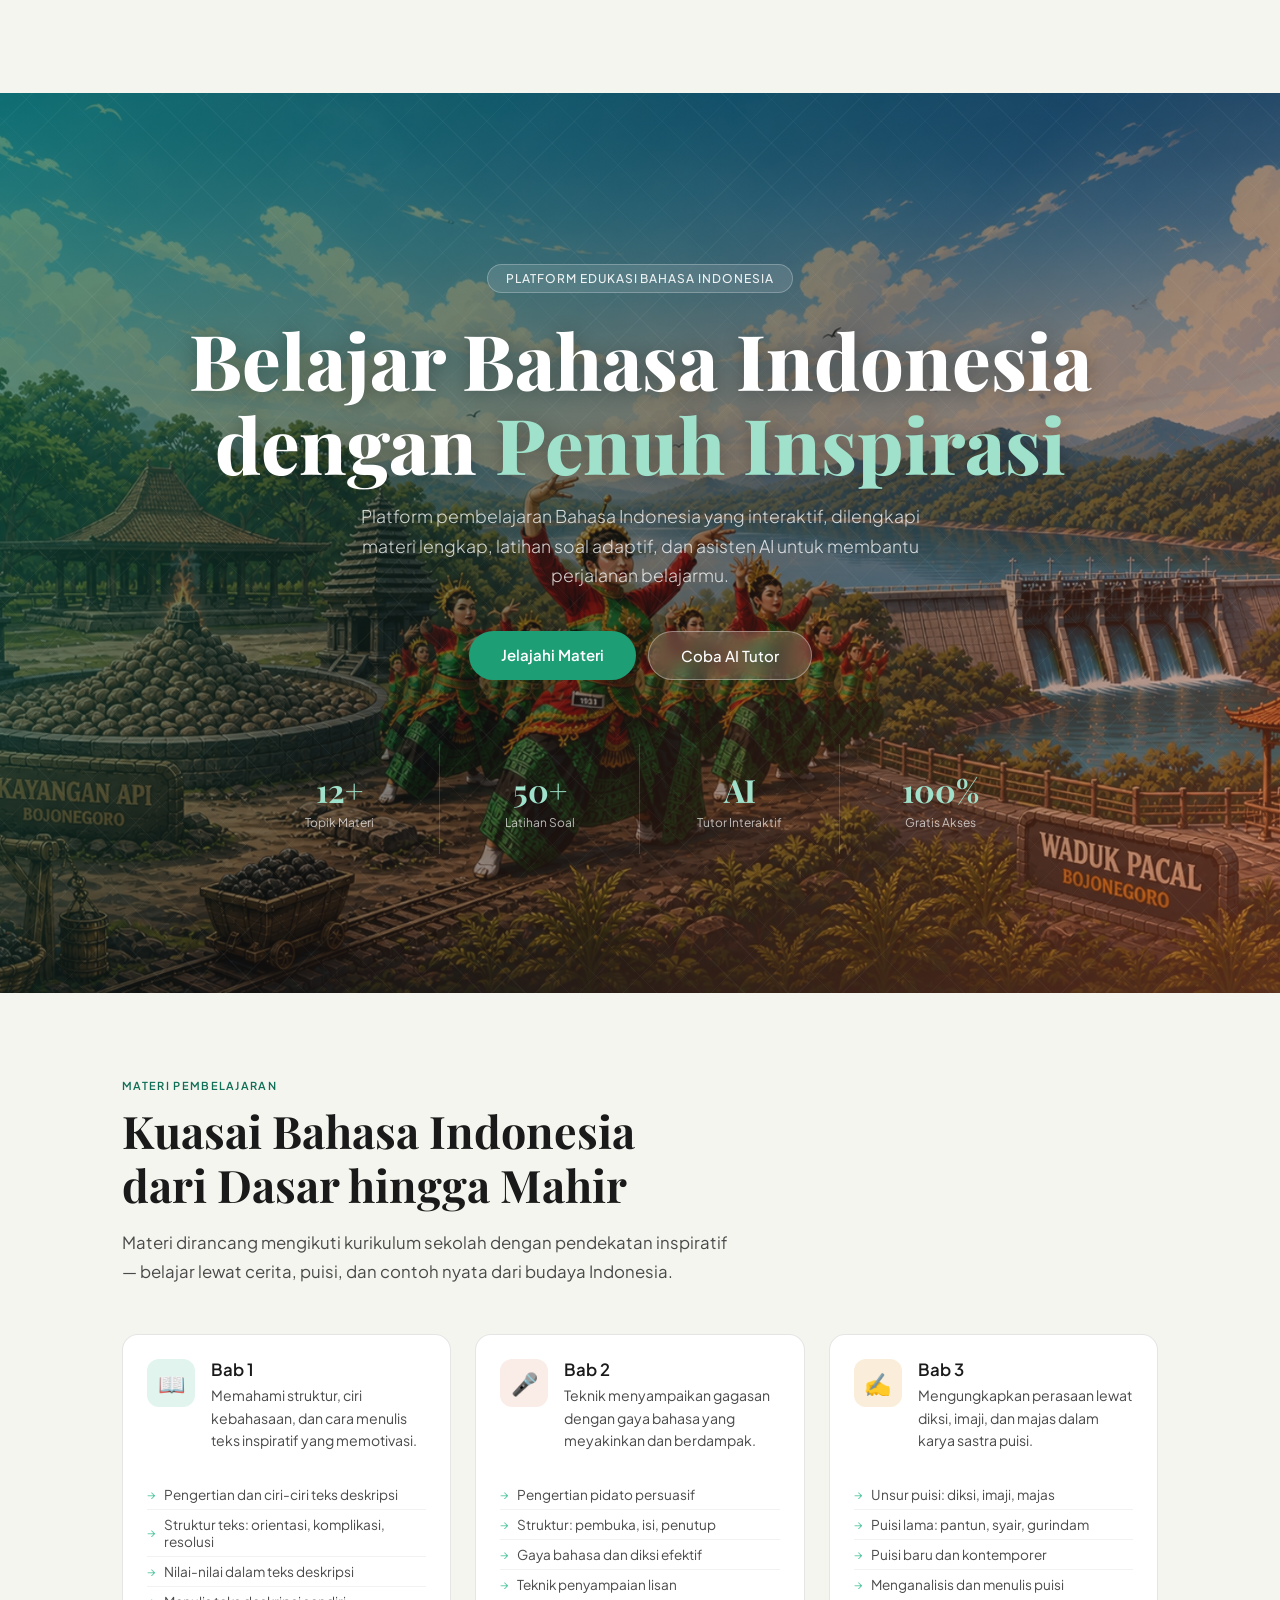
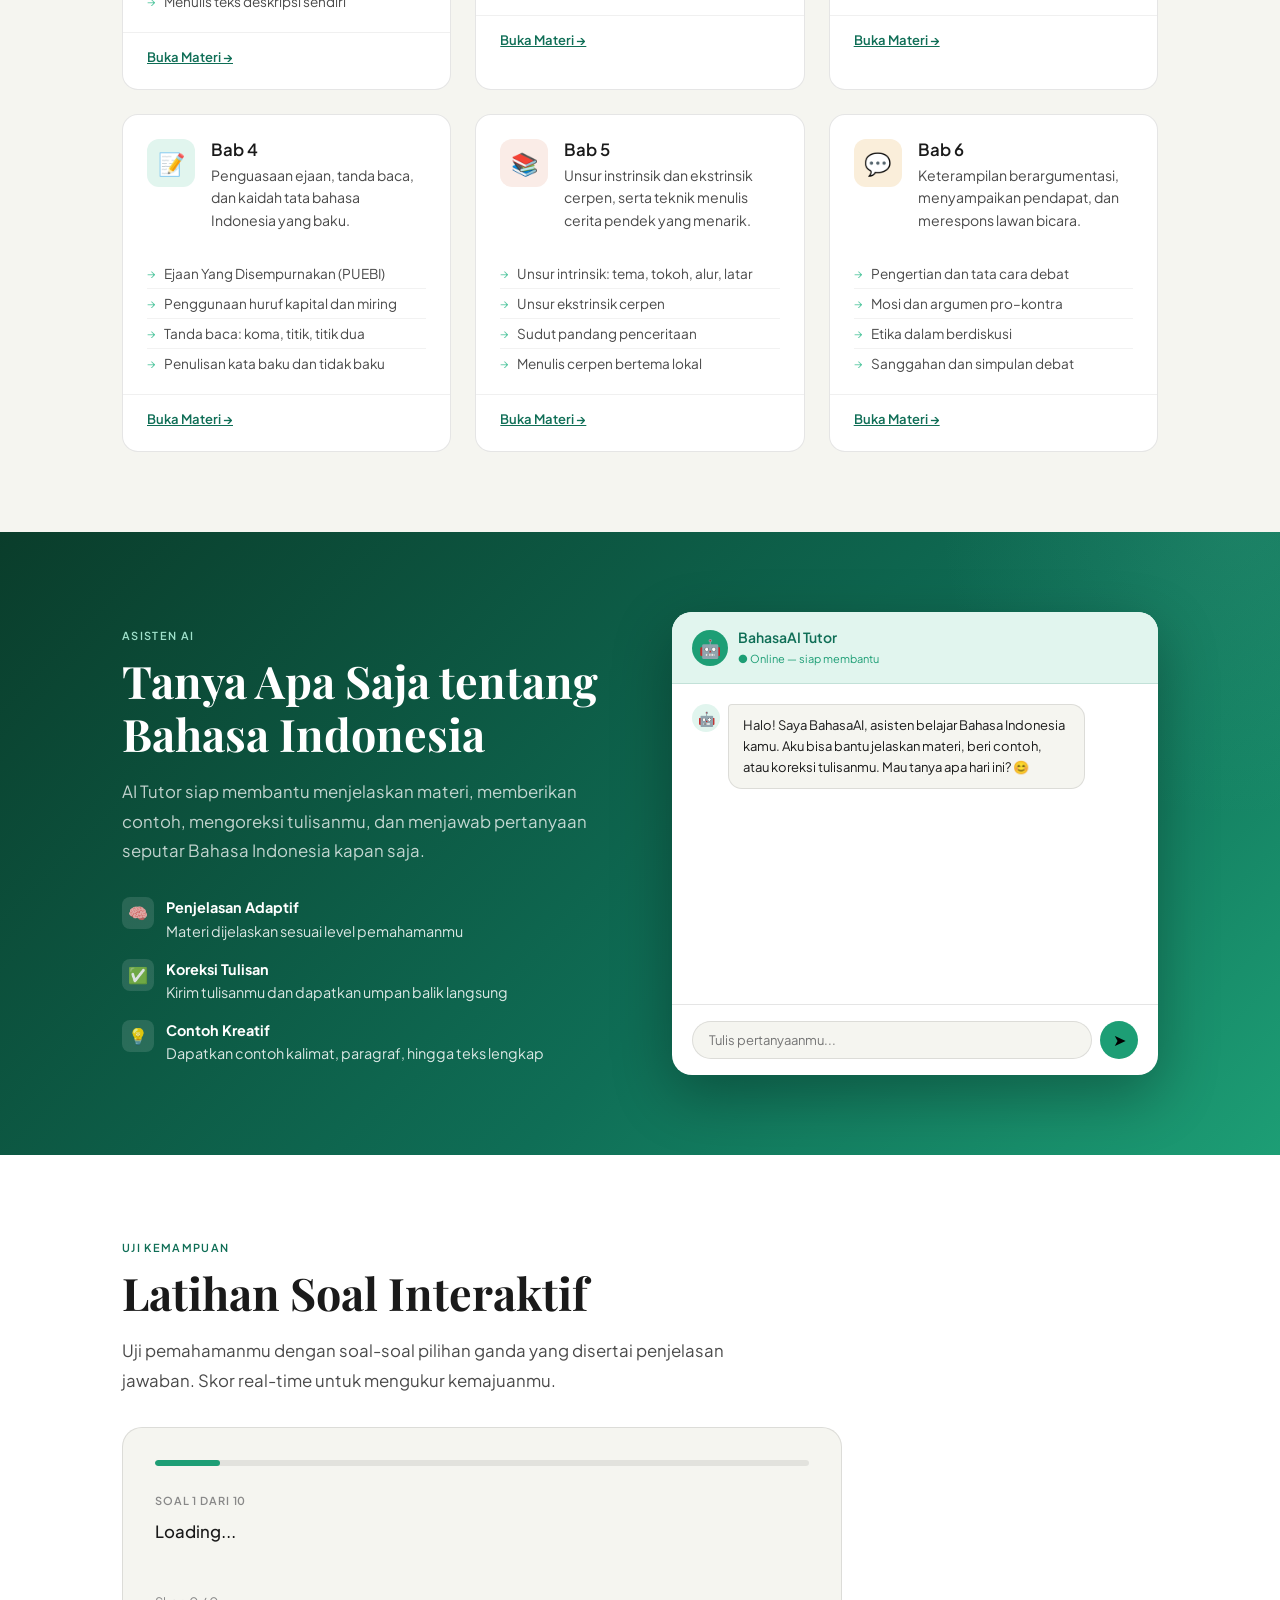
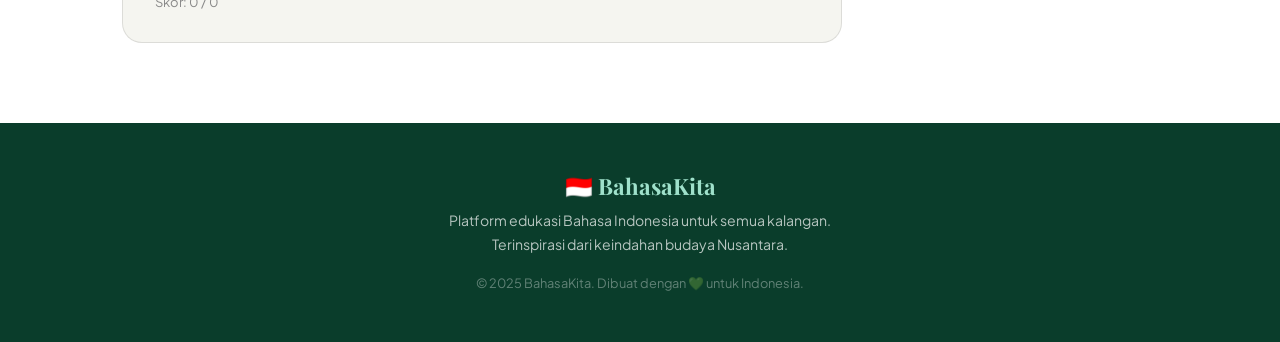
<file: index.html>
<!DOCTYPE html>
<html lang="id">
<head>
  <meta charset="UTF-8">
  <meta name="viewport" content="width=device-width, initial-scale=1.0">
  <title>Belajar Bahasa Indonesia Inspiratif</title>
  <link href="https://fonts.googleapis.com/css2?family=Playfair+Display:wght@700;800&family=Plus+Jakarta+Sans:wght@300;400;500;600&display=swap" rel="stylesheet">
  <link rel="stylesheet" href="style.css">
</head>
<body>

<nav id="navbar">
  <div class="nav-inner">
    <a href="#" class="nav-logo">BahasaKita</a>
    <ul class="nav-links">
      <li><a href="#materi">Materi</a></li>
      <li><a href="#ai-tutor">AI Tutor</a></li>
      <li><a href="#latihan">Latihan Soal</a></li>
    </ul>
    <button class="btn-primer" onclick="window.scrollTo({top:0, behavior:'smooth'})" style="padding:8px 18px;font-size:13px">Mulai Belajar</button>
  </div>
</nav>

<div class="hero">
  <div class="hero-bg" id="heroBg"></div>
  <div class="hero-bg-pattern"></div>

  <div class="hero-content">
    <div class="hero-badge">Platform Edukasi Bahasa Indonesia</div>
    <h1>Belajar Bahasa Indonesia<br>dengan <em>Penuh Inspirasi</em></h1>
    <p class="hero-sub">Platform pembelajaran Bahasa Indonesia yang interaktif, dilengkapi materi lengkap, latihan soal adaptif, dan asisten AI untuk membantu perjalanan belajarmu.</p>
    <div class="hero-cta">
      <a href="#materi" class="btn-primer">Jelajahi Materi</a>
      <a href="#ai-tutor" class="btn-sekunder">Coba AI Tutor</a>
    </div>
  </div>

  <div class="hero-stats">
    <div class="stat-item">
      <div class="stat-num">12+</div>
      <div class="stat-label">Topik Materi</div>
    </div>
    <div class="stat-item">
      <div class="stat-num">50+</div>
      <div class="stat-label">Latihan Soal</div>
    </div>
    <div class="stat-item">
      <div class="stat-num">AI</div>
      <div class="stat-label">Tutor Interaktif</div>
    </div>
    <div class="stat-item">
      <div class="stat-num">100%</div>
      <div class="stat-label">Gratis Akses</div>
    </div>
  </div>
</div>

<section id="materi">
  <div class="reveal">
    <span class="seksi-label">Materi Pembelajaran</span>
    <h2 class="seksi-judul">Kuasai Bahasa Indonesia<br>dari Dasar hingga Mahir</h2>
    <p class="seksi-deskripsi">Materi dirancang mengikuti kurikulum sekolah dengan pendekatan inspiratif — belajar lewat cerita, puisi, dan contoh nyata dari budaya Indonesia.</p>
  </div>

  <div class="materi-grid">
    <div class="materi-card reveal">
      <div class="materi-card-header">
        <div class="materi-icon hijau">📖</div>
        <div>
          <h3>Bab 1</h3>
          <p>Memahami struktur, ciri kebahasaan, dan cara menulis teks inspiratif yang memotivasi.</p>
        </div>
      </div>
      <div class="materi-card-body">
        <ul class="topik-list">
          <li>Pengertian dan ciri-ciri teks deskripsi</li>
          <li>Struktur teks: orientasi, komplikasi, resolusi</li>
          <li>Nilai-nilai dalam teks deskripsi</li>
          <li>Menulis teks deskripsi sendiri</li>
        </ul>
      </div>
      <div class="materi-card-footer">
        <!--<span class="badge-level badge-dasar">Dasar</span>-->
        <a href="materi.html?bab=inspiratif" class="btn-mulai">Buka Materi →</a>
      </div>
    </div>

    <div class="materi-card reveal">
      <div class="materi-card-header">
        <div class="materi-icon merah">🎤</div>
        <div>
          <h3>Bab 2</h3>
          <p>Teknik menyampaikan gagasan dengan gaya bahasa yang meyakinkan dan berdampak.</p>
        </div>
      </div>
      <div class="materi-card-body">
        <ul class="topik-list">
          <li>Pengertian pidato persuasif</li>
          <li>Struktur: pembuka, isi, penutup</li>
          <li>Gaya bahasa dan diksi efektif</li>
          <li>Teknik penyampaian lisan</li>
        </ul>
      </div>
      <div class="materi-card-footer">
        <!--<span class="badge-level badge-menengah">Menengah</span>-->
        <a href="materi.html?bab=pidato" class="btn-mulai">Buka Materi →</a>
      </div>
    </div>

    <div class="materi-card reveal">
      <div class="materi-card-header">
        <div class="materi-icon emas">✍️</div>
        <div>
          <h3>Bab 3</h3>
          <p>Mengungkapkan perasaan lewat diksi, imaji, dan majas dalam karya sastra puisi.</p>
        </div>
      </div>
      <div class="materi-card-body">
        <ul class="topik-list">
          <li>Unsur puisi: diksi, imaji, majas</li>
          <li>Puisi lama: pantun, syair, gurindam</li>
          <li>Puisi baru dan kontemporer</li>
          <li>Menganalisis dan menulis puisi</li>
        </ul>
      </div>
      <div class="materi-card-footer">
        <!--<span class="badge-level badge-dasar">Dasar</span>-->
        <a href="materi.html?bab=puisi" class="btn-mulai">Buka Materi →</a>
      </div>
    </div>

    <div class="materi-card reveal">
      <div class="materi-card-header">
        <div class="materi-icon hijau">📝</div>
        <div>
          <h3>Bab 4</h3>
          <p>Penguasaan ejaan, tanda baca, dan kaidah tata bahasa Indonesia yang baku.</p>
        </div>
      </div>
      <div class="materi-card-body">
        <ul class="topik-list">
          <li>Ejaan Yang Disempurnakan (PUEBI)</li>
          <li>Penggunaan huruf kapital dan miring</li>
          <li>Tanda baca: koma, titik, titik dua</li>
          <li>Penulisan kata baku dan tidak baku</li>
        </ul>
      </div>
      <div class="materi-card-footer">
        <!--<span class="badge-level badge-dasar">Dasar</span>-->
        <a href="materi.html?bab=eyd" class="btn-mulai">Buka Materi →</a>
      </div>
    </div>

    <div class="materi-card reveal">
      <div class="materi-card-header">
        <div class="materi-icon merah">📚</div>
        <div>
          <h3>Bab 5</h3>
          <p>Unsur instrinsik dan ekstrinsik cerpen, serta teknik menulis cerita pendek yang menarik.</p>
        </div>
      </div>
      <div class="materi-card-body">
        <ul class="topik-list">
          <li>Unsur intrinsik: tema, tokoh, alur, latar</li>
          <li>Unsur ekstrinsik cerpen</li>
          <li>Sudut pandang penceritaan</li>
          <li>Menulis cerpen bertema lokal</li>
        </ul>
      </div>
      <div class="materi-card-footer">
        <!--<span class="badge-level badge-menengah">Menengah</span>-->
        <a href="materi.html?bab=cerpen" class="btn-mulai">Buka Materi →</a>
      </div>
    </div>

    <div class="materi-card reveal">
      <div class="materi-card-header">
        <div class="materi-icon emas">💬</div>
        <div>
          <h3>Bab 6</h3>
          <p>Keterampilan berargumentasi, menyampaikan pendapat, dan merespons lawan bicara.</p>
        </div>
      </div>
      <div class="materi-card-body">
        <ul class="topik-list">
          <li>Pengertian dan tata cara debat</li>
          <li>Mosi dan argumen pro–kontra</li>
          <li>Etika dalam berdiskusi</li>
          <li>Sanggahan dan simpulan debat</li>
        </ul>
      </div>
      <div class="materi-card-footer">
        <!--<span class="badge-level badge-lanjutan">Lanjutan</span>-->
        <a href="materi.html?bab=debat" class="btn-mulai">Buka Materi →</a>
      </div>
    </div>
  </div>
</section>

<div class="ai-section" id="ai-tutor">
  <div class="ai-inner">
    <div class="ai-grid">
      <div class="ai-info reveal">
        <span class="seksi-label">Asisten AI</span>
        <h2 class="seksi-judul" style="color:#fff">Tanya Apa Saja tentang Bahasa Indonesia</h2>
        <p class="seksi-deskripsi">AI Tutor siap membantu menjelaskan materi, memberikan contoh, mengoreksi tulisanmu, dan menjawab pertanyaan seputar Bahasa Indonesia kapan saja.</p>
        <ul class="ai-fitur">
          <li>
            <div class="ikon-fitur">🧠</div>
            <div><strong style="color:#fff;display:block;margin-bottom:2px">Penjelasan Adaptif</strong>Materi dijelaskan sesuai level pemahamanmu</div>
          </li>
          <li>
            <div class="ikon-fitur">✅</div>
            <div><strong style="color:#fff;display:block;margin-bottom:2px">Koreksi Tulisan</strong>Kirim tulisanmu dan dapatkan umpan balik langsung</div>
          </li>
          <li>
            <div class="ikon-fitur">💡</div>
            <div><strong style="color:#fff;display:block;margin-bottom:2px">Contoh Kreatif</strong>Dapatkan contoh kalimat, paragraf, hingga teks lengkap</div>
          </li>
        </ul>
      </div>

      <div class="chat-ui reveal">
        <div class="chat-header">
          <div class="ai-avatar">🤖</div>
          <div class="chat-header-info">
            <strong>BahasaAI Tutor</strong>
            <span>● Online — siap membantu</span>
          </div>
        </div>

        <div class="chat-messages" id="chatMessages">
          <div class="pesan pesan-ai">
            <div class="pesan-avatar">🤖</div>
            <div class="gelembung">Halo! Saya BahasaAI, asisten belajar Bahasa Indonesia kamu. Aku bisa bantu jelaskan materi, beri contoh, atau koreksi tulisanmu. Mau tanya apa hari ini? 😊</div>
          </div>
        </div>

        <!--<div class="saran-pertanyaan">-->
        <!--  <button class="saran-btn" onclick="saranKlik(this)">Apa itu teks inspiratif?</button>-->
        <!--  <button class="saran-btn" onclick="saranKlik(this)">Buat contoh pantun</button>-->
        <!--  <button class="saran-btn" onclick="saranKlik(this)">Jelaskan majas metafora</button>-->
        <!--  <button class="saran-btn" onclick="saranKlik(this)">Cara menulis pidato</button>-->
        <!--</div>-->

        <div class="chat-input-area">
          <input type="text" id="chatInput" placeholder="Tulis pertanyaanmu..." onkeydown="if(event.key==='Enter')kirimPesan()">
          <button class="btn-kirim" onclick="kirimPesan()">➤</button>
        </div>
      </div>
    </div>
  </div>
</div>

<div class="latihan-section" id="latihan">
  <section>
    <div class="reveal">
      <span class="seksi-label">Uji Kemampuan</span>
      <h2 class="seksi-judul">Latihan Soal Interaktif</h2>
      <p class="seksi-deskripsi">Uji pemahamanmu dengan soal-soal pilihan ganda yang disertai penjelasan jawaban. Skor real-time untuk mengukur kemajuanmu.</p>
    </div>

    <div class="quiz-box reveal" id="quizBox">
      <div class="progress-bar">
        <div class="progress-isi" id="progressBar" style="width:10%"></div>
      </div>
      <div class="soal-nomor" id="soalNomor">Soal 1 dari 10</div>
      <div class="soal-pertanyaan" id="soalPertanyaan">Loading...</div>
      <div class="pilihan-list" id="pilihanList"></div>
      <div class="umpan-balik" id="umpanBalik"></div>
      <div class="quiz-nav">
        <div class="skor-info" id="skorInfo">Skor: 0 / 0</div>
        <button class="btn-lanjut" id="btnLanjut" onclick="soalBerikutnya()">Lanjut →</button>
      </div>
    </div>
  </section>
</div>

<footer>
  <div class="logo-footer">🇮🇩 BahasaKita</div>
  <p>Platform edukasi Bahasa Indonesia untuk semua kalangan.<br>Terinspirasi dari keindahan budaya Nusantara.</p>
  <p style="margin-top:1rem;font-size:0.8rem;opacity:0.5">© 2025 BahasaKita. Dibuat dengan 💚 untuk Indonesia.</p>
</footer>

<div class="modal-overlay" id="modalOverlay" onclick="if(event.target===this)tutupModal()">
  <div class="modal-box">
    <div class="modal-header">
      <div>
        <h2 id="modalJudul">Judul Materi</h2>
        <p id="modalSub">Deskripsi singkat</p>
      </div>
      <button class="modal-close" onclick="tutupModal()">✕</button>
    </div>
    <div class="modal-body">
      <div class="konten-materi" id="modalKonten"></div>
    </div>
  </div>
</div>

<script src="main.js"></script>
</body>
</html>
</file>
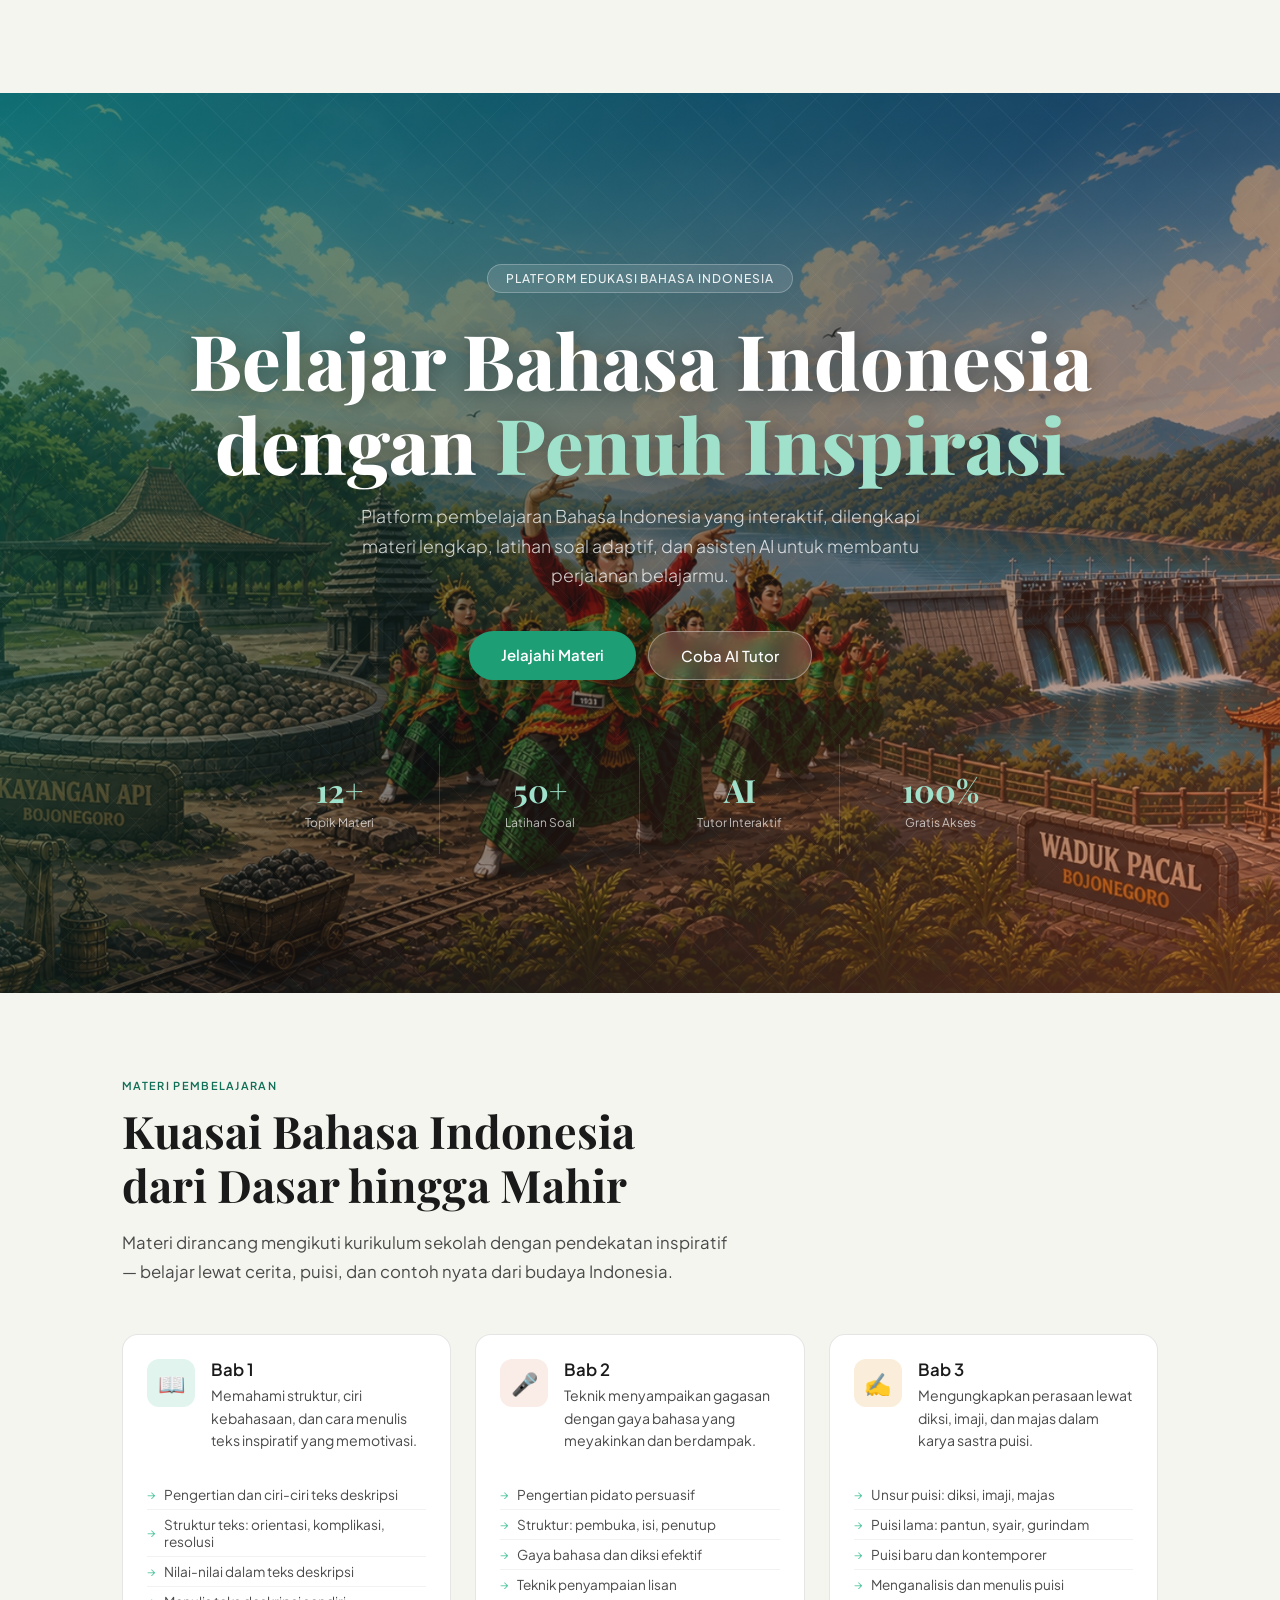
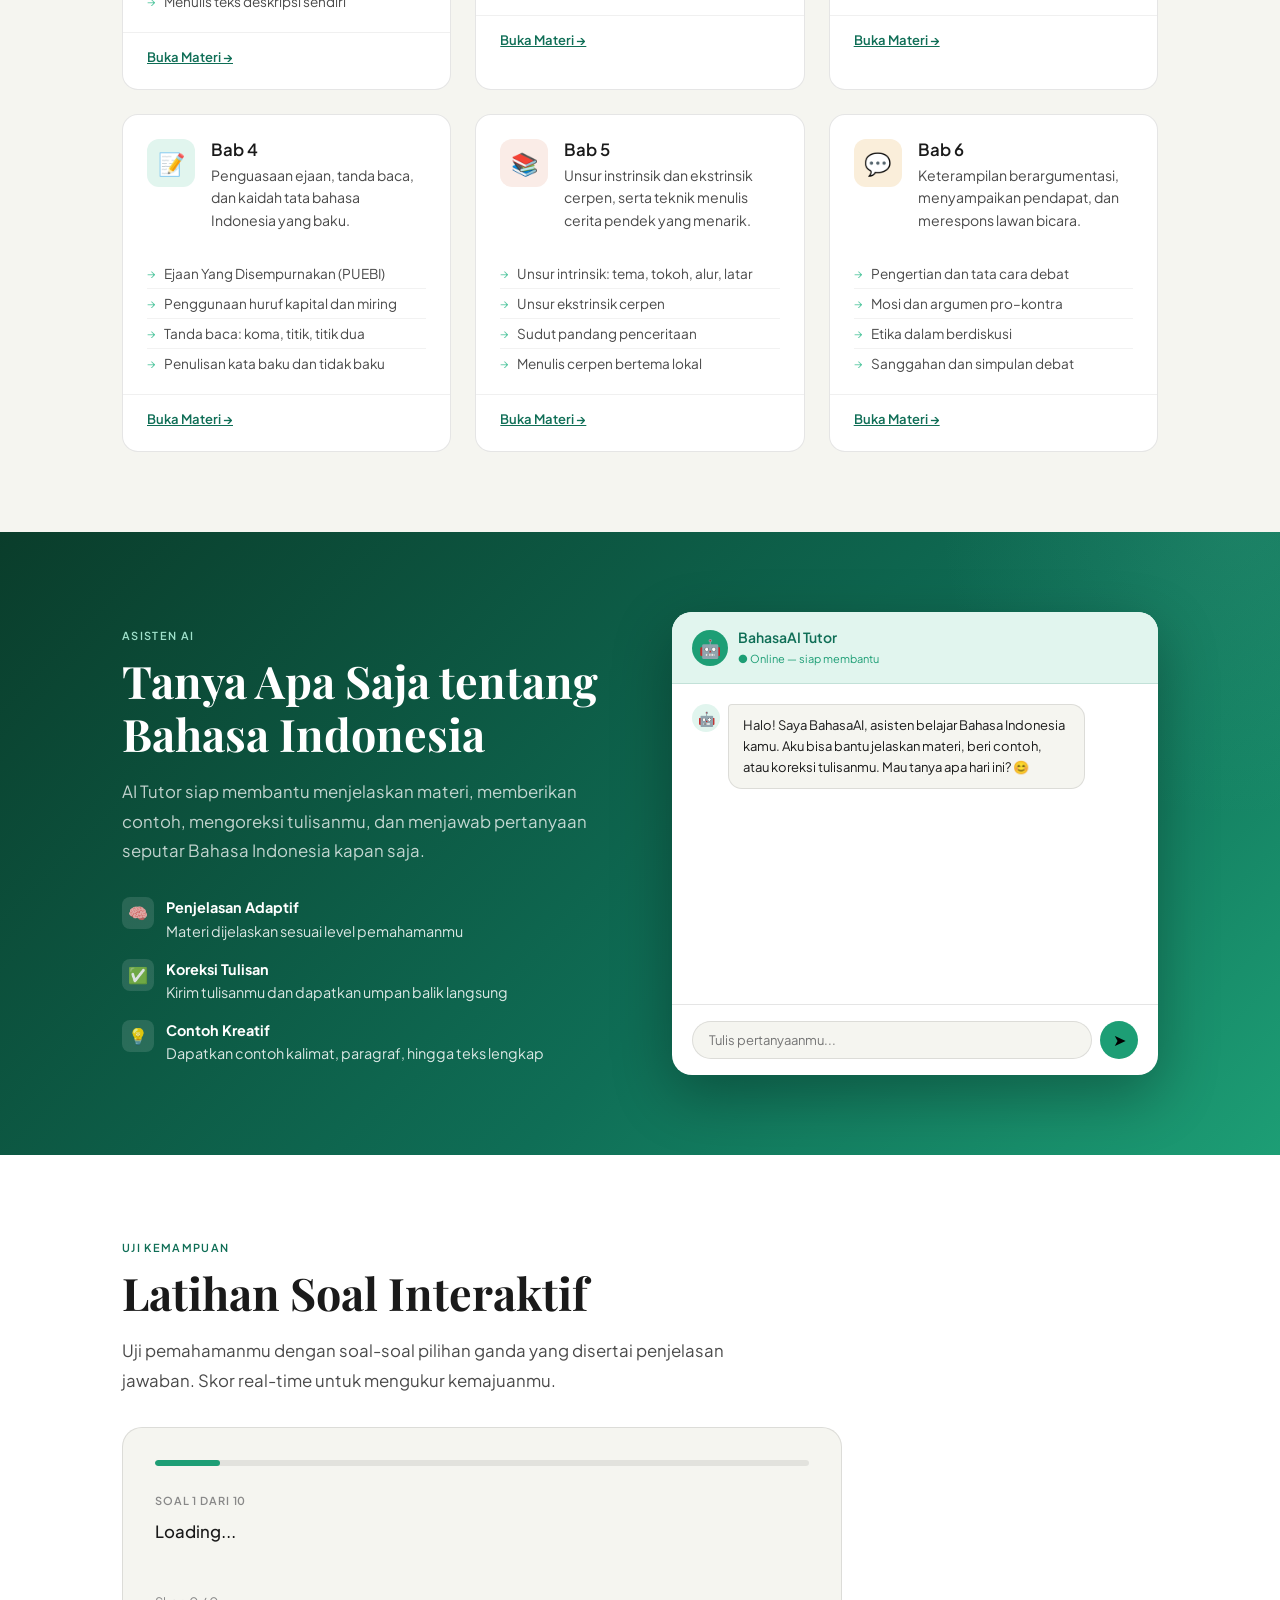
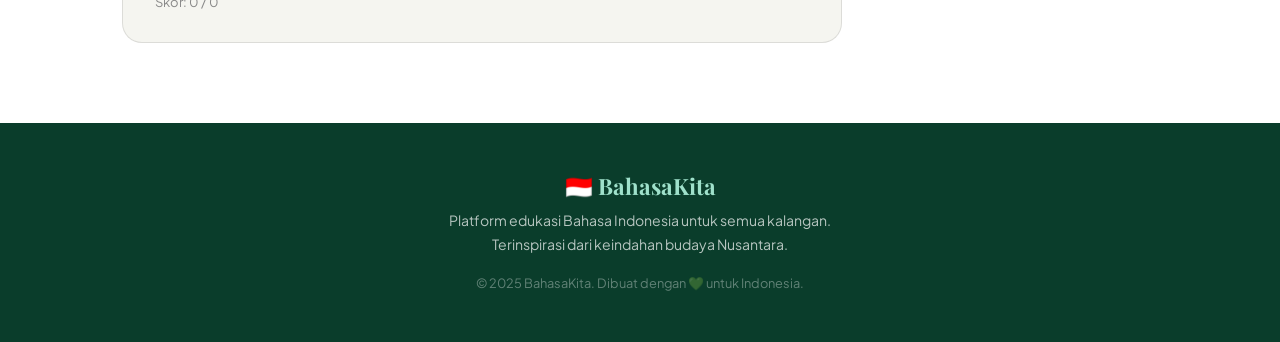
<file: materi.html>
<!DOCTYPE html>
<html lang="id">
<head>
  <meta charset="UTF-8">
  <meta name="viewport" content="width=device-width, initial-scale=1.0">
  <title>Detail Materi - Bahasa Indonesia Inspiratif</title>
  <link rel="stylesheet" href="style.css">
</head>
<body>

  <nav class="nav-materi">
    <a href="index.html" class="btn-kembali">Kembali ke Daftar Bab</a>
    <span id="nav-judul-bab">Memuat...</span>
    <!-- Tombol PDF Navigasi -->
    <div class="nav-pdf-group">
      <a id="btn-pdf-view-nav" href="#" target="_blank" class="btn-pdf btn-pdf-view" title="Buka PDF di Tab Baru">
        👁️ Baca PDF
      </a>
    </div>
  </nav>

  <!--<main class="container materi-layout">-->
  <!--  <article class="konten-bacaan">-->
  <!--    <h1 id="materi-judul">Judul Materi</h1>-->
  <!--    <p id="materi-sub" class="sub-judul">Sub Judul</p>-->
      <!-- Group Tombol PDF Utama -->
  <!--      <div id="pdf-action-group" class="pdf-action-group hidden">-->
           <!--Opsi 1: Hanya Buka via Browser -->
  <!--        <a id="btn-pdf-view-utama" href="#" target="_blank" class="btn-pdf-action btn-view">-->
  <!--          Buka PDF di Browser-->
  <!--        </a>-->
  <!--      </div>-->
  <!--    </div>-->
  <!--    <hr>-->
  <!--    <div id="materi-isi" class="isi-artikel"></div>-->
  <!--  </article>-->

  <!--  <section class="area-kuis">-->
  <!--    <h2>Uji Pemahaman Bab</h2>-->
  <!--    <div id="kontainer-kuis">-->
  <!--      </div>-->
  <!--  </section>-->
  <!--</main>-->
  <main class="container materi-layout">
    <article class="konten-bacaan">
      <div class="header-artikel">
        <div>
          <h1 id="materi-judul">Judul Materi</h1>
          <p id="materi-sub" class="sub-judul">Sub Judul</p>
        </div>
         <!--Group Tombol PDF Utama -->
        <div id="pdf-action-group" class="pdf-action-group hidden">
           <!--Opsi 1: Hanya Buka via Browser -->
          <a id="btn-pdf-view-utama" href="#" target="_blank" class="btn-pdf-action btn-view">
            Buka PDF di Browser
          </a>
        </div>
      </div>
      <hr>
      <div id="materi-isi" class="isi-artikel"></div>
    </article>

  <script>
    async function muatHalamanMateri() {
      // 1. Ambil parameter "?bab=..." dari URL browser
      const urlParams = new URLSearchParams(window.location.search);
      const idBab = urlParams.get('bab'); // Contoh hasil: 'bab1'

      if (!idBab) {
        window.location.href = 'index.html'; // Jika tidak ada bab, kembalikan ke beranda
        return;
      }

      try {
        // 2. Ambil data dari file JSON
        const response = await fetch('data.json');
        const data = await response.json();
        
        // 3. Ambil objek materi berdasarkan ID Bab
        const materi = data.materiData[idBab];

        if (!materi) {
          document.body.innerHTML = "<h1>Maaf, Bab tidak ditemukan!</h1>";
          return;
        }

        // 4. Masukkan data ke dalam elemen HTML halaman
        document.title = `${materi.judul} - Bahasa Indonesia Inspiratif`;
        document.getElementById('nav-judul-bab').innerText = materi.judul;
        document.getElementById('materi-judul').innerText = materi.judul;
        document.getElementById('materi-sub').innerText = materi.sub;
        document.getElementById('materi-isi').innerHTML = materi.konten;

        // 5. Muat Kuis Spesifik Bab dari properti soal
        if (materi.soal && materi.soal.length > 0) {
          muatKuisBab(materi.soal);
        } else {
          document.getElementById('kontainer-kuis').innerHTML = '<p class="no-quiz">Belum ada kuis untuk bab ini.</p>';
        }

      } catch (error) {
        console.error("Error memuat detail bab:", error);
      }
    }

    function muatKuisBab(soalList) {
      const kontainer = document.getElementById('kontainer-kuis');
      if (!soalList || soalList.length === 0) {
        kontainer.innerHTML = '<p>Belum ada kuis untuk bab ini.</p>';
        return;
      }

      kontainer.innerHTML = '';
      soalList.forEach((soal, index) => {
        const soalDiv = document.createElement('div');
        soalDiv.className = 'blok-soal';
        
        // Buat elemen pertanyaan
        const pertanyaanP = document.createElement('p');
        pertanyaanP.className = 'tanya';
        pertanyaanP.innerHTML = `<strong>Soal ${index + 1}:</strong> ${soal.pertanyaan}`;
        
        // Buat container untuk pilihan
        const pilihanDiv = document.createElement('div');
        pilihanDiv.className = 'pilihan-list';
        
        // Buat tombol untuk setiap pilihan
        soal.pilihan.forEach((pil, idx) => {
          const btn = document.createElement('button');
          btn.className = 'btn-pilihan';
          btn.textContent = pil;
          
          // Attach event listener tanpa inline onclick
          btn.addEventListener('click', function() {
            cekJawaban(this, idx, soal.benar, soal.penjelasan);
          });
          
          pilihanDiv.appendChild(btn);
        });
        
        // Buat elemen feedback (awalnya hidden)
        const feedbackP = document.createElement('p');
        feedbackP.className = 'umpan-balik hidden';
        
        // Susun elemen dalam soalDiv
        soalDiv.appendChild(pertanyaanP);
        soalDiv.appendChild(pilihanDiv);
        soalDiv.appendChild(feedbackP);
        
        kontainer.appendChild(soalDiv);
      });
    }

    function cekJawaban(btn, terpilih, benar, penjelasan) {
      const parent = btn.parentElement;
      const feedback = parent.nextElementSibling;
      
      // Matikan semua tombol pilihan pada nomor soal tersebut agar tidak bisa spam klik
      const semuaTombol = parent.querySelectorAll('.btn-pilihan');
      semuaTombol.forEach(t => t.disabled = true);

      if (terpilih === benar) {
        btn.classList.add('jawaban-benar');
        feedback.innerHTML = `🟢 <strong>Benar!</strong> ${penjelasan}`;
      } else {
        btn.classList.add('jawaban-salah');
        semuaTombol[benar].classList.add('jawaban-benar'); // Beri tahu jawaban yang benar
        feedback.innerHTML = `🔴 <strong>Kurang Tepat.</strong> ${penjelasan}`;
      }
      feedback.classList.remove('hidden');
    }

    window.addEventListener('DOMContentLoaded', muatHalamanMateri);
  </script>
</body>
</html>
</file>
<file: style.css>
:root {
  --hijau-tua: #0F6E56;
  --hijau-muda: #1D9E75;
  --hijau-terang: #5DCAA5;
  --hijau-bg: #E1F5EE;
  --merah-batik: #D85A30;
  --merah-bg: #FAECE7;
  --emas: #BA7517;
  --emas-bg: #FAEEDA;
  --teks-utama: #1a1a1a;
  --teks-sekunder: #4a4a4a;
  --teks-redup: #888;
  --putih: #ffffff;
  --abu-bg: #F5F5F0;
  --border: rgba(0,0,0,0.1);
}

* { margin: 0; padding: 0; box-sizing: border-box; }

body {
  font-family: 'Plus Jakarta Sans', sans-serif;
  color: var(--teks-utama);
  background: var(--abu-bg);
  overflow-x: hidden;
}

/* ===== HERO ===== */
.hero {
  position: relative;
  min-height: 100vh;
  display: flex;
  flex-direction: column;
  justify-content: center;
  overflow: hidden;
}

.hero-bg {
  position: absolute;
  inset: 0;
  background-image: url('Bojonegor.jpeg');
  background-size: cover;
  background-position: center;
  filter: brightness(0.95);
}

.hero-bg-pattern {
  position: absolute;
  inset: 0;
  background: linear-gradient(
    135deg,
    rgba(15,110,86,0.7) 0%,
    rgba(26,26,26,0.5) 50%,
    rgba(216,90,48,0.4) 100%
  );
}

.hero-bg-pattern::after {
  content: '';
  position: absolute;
  inset: 0;
  background-image: 
    repeating-linear-gradient(45deg, transparent, transparent 30px, rgba(255,255,255,0.03) 30px, rgba(255,255,255,0.03) 31px),
    repeating-linear-gradient(-45deg, transparent, transparent 30px, rgba(255,255,255,0.03) 30px, rgba(255,255,255,0.03) 31px);
}

.hero-content {
  position: relative;
  z-index: 10;
  max-width: 1100px;
  margin: 0 auto;
  padding: 5rem 2rem 4rem;
  text-align: center;
}

.hero-badge {
  display: inline-flex;
  align-items: center;
  gap: 8px;
  background: rgba(255,255,255,0.12);
  border: 1px solid rgba(255,255,255,0.25);
  color: rgba(255,255,255,0.9);
  padding: 6px 18px;
  border-radius: 100px;
  font-size: 12px;
  font-weight: 500;
  letter-spacing: 0.08em;
  text-transform: uppercase;
  margin-bottom: 1.5rem;
  backdrop-filter: blur(8px);
}

.hero-badge span { font-size: 14px; }

.hero h1 {
  font-family: 'Playfair Display', serif;
  font-size: clamp(2.8rem, 6vw, 5rem);
  font-weight: 800;
  color: #fff;
  line-height: 1.1;
  margin-bottom: 1rem;
  text-shadow: 0 2px 20px rgba(0,0,0,0.3);
}

.hero h1 em {
  font-style: normal;
  color: #9FE1CB;
}

.hero-sub {
  font-size: 1.1rem;
  color: rgba(255,255,255,0.8);
  max-width: 580px;
  margin: 0 auto 2.5rem;
  line-height: 1.7;
  font-weight: 300;
}

.hero-cta {
  display: flex;
  gap: 12px;
  justify-content: center;
  flex-wrap: wrap;
}

.btn-primer {
  background: var(--hijau-muda);
  color: #fff;
  border: none;
  padding: 14px 32px;
  border-radius: 100px;
  font-size: 15px;
  font-weight: 600;
  cursor: pointer;
  transition: all 0.25s;
  font-family: 'Plus Jakarta Sans', sans-serif;
  text-decoration: none;
  display: inline-block;
}

.btn-primer:hover { background: var(--hijau-tua); transform: translateY(-2px); }

.btn-sekunder {
  background: rgba(255,255,255,0.15);
  color: #fff;
  border: 1px solid rgba(255,255,255,0.35);
  padding: 14px 32px;
  border-radius: 100px;
  font-size: 15px;
  font-weight: 500;
  cursor: pointer;
  transition: all 0.25s;
  font-family: 'Plus Jakarta Sans', sans-serif;
  text-decoration: none;
  display: inline-block;
  backdrop-filter: blur(8px);
}

.btn-sekunder:hover { background: rgba(255,255,255,0.25); transform: translateY(-2px); }

.hero-stats {
  position: relative;
  z-index: 10;
  display: flex;
  justify-content: center;
  gap: 0;
  padding: 0 2rem 3rem;
  flex-wrap: wrap;
}

.stat-item {
  flex: 1;
  min-width: 140px;
  max-width: 200px;
  padding: 1.5rem;
  text-align: center;
  border-right: 1px solid rgba(255,255,255,0.15);
}

.stat-item:last-child { border-right: none; }

.stat-num {
  font-family: 'Playfair Display', serif;
  font-size: 2rem;
  font-weight: 700;
  color: #9FE1CB;
}

.stat-label {
  font-size: 12px;
  color: rgba(255,255,255,0.7);
  margin-top: 4px;
  font-weight: 400;
}

/* ===== NAV ===== */
nav {
  position: fixed;
  top: 0; left: 0; right: 0;
  z-index: 100;
  background: rgba(255,255,255,0.95);
  backdrop-filter: blur(12px);
  border-bottom: 1px solid var(--border);
  padding: 0 2rem;
  transform: translateY(-100%);
  transition: transform 0.4s;
}

nav.visible { transform: translateY(0); }

.nav-inner {
  max-width: 1100px;
  margin: 0 auto;
  display: flex;
  align-items: center;
  justify-content: space-between;
  height: 60px;
}

.nav-logo {
  font-family: 'Playfair Display', serif;
  font-size: 1.1rem;
  font-weight: 700;
  color: var(--hijau-tua);
  text-decoration: none;
}

.nav-links {
  display: flex;
  gap: 2rem;
  list-style: none;
}

.nav-links a {
  font-size: 14px;
  color: var(--teks-sekunder);
  text-decoration: none;
  font-weight: 500;
  transition: color 0.2s;
}

.nav-links a:hover { color: var(--hijau-tua); }

/* ===== SECTIONS ===== */
section {
  max-width: 1100px;
  margin: 0 auto;
  padding: 5rem 2rem;
}

.seksi-label {
  display: inline-block;
  font-size: 11px;
  font-weight: 600;
  letter-spacing: 0.12em;
  text-transform: uppercase;
  color: var(--hijau-tua);
  margin-bottom: 0.75rem;
}

.seksi-judul {
  font-family: 'Playfair Display', serif;
  font-size: clamp(1.8rem, 3.5vw, 2.8rem);
  font-weight: 700;
  line-height: 1.2;
  color: var(--teks-utama);
  margin-bottom: 1rem;
}

.seksi-deskripsi {
  font-size: 1.05rem;
  color: var(--teks-sekunder);
  line-height: 1.75;
  max-width: 620px;
}

/* ===== MATERI CARDS ===== */
.materi-grid {
  display: grid;
  grid-template-columns: repeat(auto-fit, minmax(300px, 1fr));
  gap: 1.5rem;
  margin-top: 3rem;
}

.materi-card {
  background: var(--putih);
  border: 1px solid var(--border);
  border-radius: 16px;
  overflow: hidden;
  transition: transform 0.25s, box-shadow 0.25s;
  cursor: pointer;
}

.materi-card:hover {
  transform: translateY(-4px);
  box-shadow: 0 12px 40px rgba(0,0,0,0.1);
}

.materi-card-header {
  padding: 1.5rem 1.5rem 1rem;
  display: flex;
  align-items: flex-start;
  gap: 1rem;
}

.materi-icon {
  width: 48px;
  height: 48px;
  border-radius: 12px;
  display: flex;
  align-items: center;
  justify-content: center;
  font-size: 22px;
  flex-shrink: 0;
}

.materi-icon.hijau { background: var(--hijau-bg); }
.materi-icon.merah { background: var(--merah-bg); }
.materi-icon.emas { background: var(--emas-bg); }

.materi-card h3 {
  font-size: 1.05rem;
  font-weight: 600;
  color: var(--teks-utama);
  margin-bottom: 4px;
}

.materi-card p {
  font-size: 0.88rem;
  color: var(--teks-sekunder);
  line-height: 1.6;
}

.materi-card-body { padding: 0 1.5rem 1rem; }

.topik-list {
  list-style: none;
  margin-top: 0.75rem;
}

.topik-list li {
  font-size: 0.85rem;
  color: var(--teks-sekunder);
  padding: 6px 0;
  border-bottom: 1px solid rgba(0,0,0,0.05);
  display: flex;
  align-items: center;
  gap: 8px;
  cursor: pointer;
  transition: color 0.2s;
}

.topik-list li:hover { color: var(--hijau-tua); }

.topik-list li::before {
  content: '→';
  color: var(--hijau-terang);
  font-size: 12px;
}

.topik-list li:last-child { border-bottom: none; }

.materi-card-footer {
  padding: 1rem 1.5rem 1.5rem;
  border-top: 1px solid rgba(0,0,0,0.06);
  display: flex;
  align-items: center;
  justify-content: space-between;
}

.badge-level {
  font-size: 11px;
  font-weight: 600;
  padding: 4px 10px;
  border-radius: 100px;
}

.badge-dasar { background: var(--hijau-bg); color: var(--hijau-tua); }
.badge-menengah { background: var(--emas-bg); color: var(--emas); }
.badge-lanjutan { background: var(--merah-bg); color: var(--merah-batik); }

.btn-mulai {
  font-size: 13px;
  font-weight: 600;
  color: var(--hijau-tua);
  background: none;
  border: none;
  cursor: pointer;
  font-family: 'Plus Jakarta Sans', sans-serif;
  transition: color 0.2s;
}

.btn-mulai:hover { color: var(--hijau-muda); }

/* ===== MODAL ===== */
.modal-overlay {
  display: none;
  position: fixed;
  inset: 0;
  background: rgba(0,0,0,0.5);
  z-index: 200;
  align-items: center;
  justify-content: center;
  padding: 1.5rem;
}

.modal-overlay.aktif { display: flex; }

.modal-box {
  background: var(--putih);
  border-radius: 20px;
  width: 100%;
  max-width: 760px;
  max-height: 80vh;
  overflow-y: auto;
  position: relative;
}

.modal-header {
  padding: 1.75rem 2rem 1.25rem;
  border-bottom: 1px solid var(--border);
  display: flex;
  align-items: flex-start;
  justify-content: space-between;
  gap: 1rem;
  position: sticky;
  top: 0;
  background: var(--putih);
  z-index: 1;
  border-radius: 20px 20px 0 0;
}

.modal-header h2 {
  font-family: 'Playfair Display', serif;
  font-size: 1.5rem;
  font-weight: 700;
  color: var(--teks-utama);
}

.modal-header p {
  font-size: 0.9rem;
  color: var(--teks-sekunder);
  margin-top: 4px;
}

.modal-close {
  width: 36px;
  height: 36px;
  border-radius: 50%;
  border: 1px solid var(--border);
  background: var(--abu-bg);
  cursor: pointer;
  font-size: 18px;
  display: flex;
  align-items: center;
  justify-content: center;
  flex-shrink: 0;
  transition: background 0.2s;
}

.modal-close:hover { background: var(--border); }

.modal-body { padding: 1.75rem 2rem 2rem; }

.konten-materi h3 {
  font-family: 'Playfair Display', serif;
  font-size: 1.2rem;
  color: var(--teks-utama);
  margin: 1.5rem 0 0.75rem;
}

.konten-materi h3:first-child { margin-top: 0; }

.konten-materi p {
  font-size: 0.95rem;
  color: var(--teks-sekunder);
  line-height: 1.75;
  margin-bottom: 0.75rem;
}

.konten-materi .contoh-kotak {
  background: var(--hijau-bg);
  border-left: 3px solid var(--hijau-muda);
  border-radius: 0 8px 8px 0;
  padding: 1rem 1.25rem;
  margin: 1rem 0;
  font-size: 0.9rem;
  color: var(--teks-utama);
  line-height: 1.7;
}

.konten-materi .contoh-kotak strong {
  display: block;
  color: var(--hijau-tua);
  font-size: 11px;
  text-transform: uppercase;
  letter-spacing: 0.08em;
  margin-bottom: 6px;
}

.konten-materi .info-kotak {
  background: var(--emas-bg);
  border: 1px solid rgba(186,117,23,0.2);
  border-radius: 10px;
  padding: 1rem 1.25rem;
  margin: 1rem 0;
  font-size: 0.88rem;
  color: #4a3010;
  line-height: 1.65;
}

.konten-materi .info-kotak strong { color: var(--emas); }

.konten-materi table {
  width: 100%;
  border-collapse: collapse;
  margin: 1rem 0;
  font-size: 0.88rem;
}

.konten-materi th {
  background: var(--hijau-bg);
  color: var(--hijau-tua);
  padding: 8px 12px;
  text-align: left;
  font-weight: 600;
  font-size: 11px;
  text-transform: uppercase;
  letter-spacing: 0.06em;
}

.konten-materi td {
  padding: 8px 12px;
  border-bottom: 1px solid var(--border);
  color: var(--teks-sekunder);
}

.konten-materi tr:last-child td { border-bottom: none; }
.konten-materi tr:hover td { background: var(--abu-bg); }

/* ===== AI TUTOR ===== */
.ai-section {
  background: linear-gradient(135deg, #0a3d2b 0%, #0F6E56 60%, #1D9E75 100%);
  position: relative;
  overflow: hidden;
  padding: 0;
}

.ai-section::before {
  content: '';
  position: absolute;
  top: -50%;
  right: -20%;
  width: 600px;
  height: 600px;
  background: radial-gradient(circle, rgba(93,202,165,0.15) 0%, transparent 70%);
  pointer-events: none;
}

.ai-inner {
  max-width: 1100px;
  margin: 0 auto;
  padding: 5rem 2rem;
  position: relative;
  z-index: 1;
}

.ai-grid {
  display: grid;
  grid-template-columns: 1fr 1fr;
  gap: 4rem;
  align-items: center;
}

@media (max-width: 768px) { .ai-grid { grid-template-columns: 1fr; gap: 2rem; } }

.ai-info .seksi-label { color: #9FE1CB; }
.ai-info .seksi-judul { color: #fff; }
.ai-info .seksi-deskripsi {
  color: rgba(255,255,255,0.75);
  max-width: 100%;
}

.ai-fitur {
  list-style: none;
  margin-top: 2rem;
  display: flex;
  flex-direction: column;
  gap: 1rem;
}

.ai-fitur li {
  display: flex;
  align-items: flex-start;
  gap: 12px;
  color: rgba(255,255,255,0.85);
  font-size: 0.9rem;
  line-height: 1.5;
}

.ai-fitur li .ikon-fitur {
  width: 32px;
  height: 32px;
  background: rgba(255,255,255,0.12);
  border-radius: 8px;
  display: flex;
  align-items: center;
  justify-content: center;
  font-size: 16px;
  flex-shrink: 0;
}

/* Chat UI */
.chat-ui {
  background: var(--putih);
  border-radius: 20px;
  overflow: hidden;
  box-shadow: 0 20px 60px rgba(0,0,0,0.3);
}

.chat-header {
  background: var(--hijau-bg);
  padding: 1rem 1.25rem;
  display: flex;
  align-items: center;
  gap: 10px;
  border-bottom: 1px solid rgba(15,110,86,0.15);
}

.ai-avatar {
  width: 36px;
  height: 36px;
  border-radius: 50%;
  background: var(--hijau-muda);
  display: flex;
  align-items: center;
  justify-content: center;
  font-size: 18px;
}

.chat-header-info strong {
  font-size: 14px;
  font-weight: 600;
  color: var(--hijau-tua);
  display: block;
}

.chat-header-info span {
  font-size: 11px;
  color: var(--hijau-muda);
}

.chat-messages {
  padding: 1.25rem;
  height: 320px;
  overflow-y: auto;
  display: flex;
  flex-direction: column;
  gap: 1rem;
  scroll-behavior: smooth;
}

.pesan {
  display: flex;
  gap: 8px;
  animation: fadeSlide 0.3s ease-out;
}

@keyframes fadeSlide {
  from { opacity: 0; transform: translateY(8px); }
  to { opacity: 1; transform: translateY(0); }
}

.pesan-ai { align-items: flex-start; }
.pesan-user { align-items: flex-start; flex-direction: row-reverse; }

.pesan-avatar {
  width: 28px;
  height: 28px;
  border-radius: 50%;
  display: flex;
  align-items: center;
  justify-content: center;
  font-size: 14px;
  flex-shrink: 0;
}

.pesan-ai .pesan-avatar { background: var(--hijau-bg); }
.pesan-user .pesan-avatar { background: var(--emas-bg); }

.gelembung {
  max-width: 80%;
  padding: 10px 14px;
  border-radius: 14px;
  font-size: 13px;
  line-height: 1.6;
}

.pesan-ai .gelembung {
  background: var(--abu-bg);
  border: 1px solid var(--border);
  color: var(--teks-utama);
  border-radius: 4px 14px 14px 14px;
}

.pesan-user .gelembung {
  background: var(--hijau-muda);
  color: #fff;
  border-radius: 14px 4px 14px 14px;
}

.chat-input-area {
  padding: 1rem 1.25rem;
  border-top: 1px solid var(--border);
  display: flex;
  gap: 8px;
}

.chat-input-area input {
  flex: 1;
  border: 1px solid var(--border);
  border-radius: 100px;
  padding: 10px 16px;
  font-size: 13px;
  font-family: 'Plus Jakarta Sans', sans-serif;
  color: var(--teks-utama);
  outline: none;
  transition: border-color 0.2s;
  background: var(--abu-bg);
}

.chat-input-area input:focus {
  border-color: var(--hijau-muda);
  background: var(--putih);
}

.btn-kirim {
  width: 38px;
  height: 38px;
  border-radius: 50%;
  background: var(--hijau-muda);
  border: none;
  cursor: pointer;
  display: flex;
  align-items: center;
  justify-content: center;
  font-size: 16px;
  transition: background 0.2s, transform 0.15s;
  flex-shrink: 0;
}

.btn-kirim:hover { background: var(--hijau-tua); transform: scale(1.05); }

.saran-pertanyaan {
  padding: 0 1.25rem 0.75rem;
  display: flex;
  flex-wrap: wrap;
  gap: 6px;
}

.saran-btn {
  background: var(--hijau-bg);
  border: 1px solid rgba(15,110,86,0.15);
  color: var(--hijau-tua);
  font-size: 11px;
  padding: 5px 10px;
  border-radius: 100px;
  cursor: pointer;
  font-family: 'Plus Jakarta Sans', sans-serif;
  font-weight: 500;
  transition: background 0.2s;
}

.saran-btn:hover { background: rgba(93,202,165,0.25); }

.mengetik {
  display: flex;
  align-items: center;
  gap: 4px;
  padding: 10px 14px;
  background: var(--abu-bg);
  border: 1px solid var(--border);
  border-radius: 4px 14px 14px 14px;
}

.dot {
  width: 6px;
  height: 6px;
  border-radius: 50%;
  background: var(--teks-redup);
  animation: bounce 1.2s infinite;
}

.dot:nth-child(2) { animation-delay: 0.2s; }
.dot:nth-child(3) { animation-delay: 0.4s; }

@keyframes bounce {
  0%, 80%, 100% { transform: translateY(0); }
  40% { transform: translateY(-6px); }
}

/* ===== LATIHAN SOAL ===== */
.latihan-section { background: var(--putih); }

.quiz-box {
  background: var(--abu-bg);
  border: 1px solid var(--border);
  border-radius: 20px;
  padding: 2rem;
  margin-top: 2rem;
  max-width: 720px;
}

.progress-bar {
  height: 6px;
  background: rgba(0,0,0,0.08);
  border-radius: 3px;
  margin-bottom: 1.75rem;
  overflow: hidden;
}

.progress-isi {
  height: 100%;
  background: var(--hijau-muda);
  border-radius: 3px;
  transition: width 0.5s ease;
}

.soal-nomor {
  font-size: 11px;
  color: var(--teks-redup);
  font-weight: 600;
  text-transform: uppercase;
  letter-spacing: 0.08em;
  margin-bottom: 0.75rem;
}

.soal-pertanyaan {
  font-size: 1.05rem;
  font-weight: 500;
  color: var(--teks-utama);
  line-height: 1.6;
  margin-bottom: 1.5rem;
}

.pilihan-list {
  display: flex;
  flex-direction: column;
  gap: 10px;
  margin-bottom: 1.5rem;
}

.pilihan-btn {
  width: 100%;
  text-align: left;
  padding: 12px 16px;
  border: 1.5px solid var(--border);
  border-radius: 10px;
  background: var(--putih);
  font-size: 14px;
  color: var(--teks-utama);
  cursor: pointer;
  font-family: 'Plus Jakarta Sans', sans-serif;
  transition: all 0.2s;
  display: flex;
  align-items: center;
  gap: 10px;
}

.pilihan-btn:hover:not(:disabled) { border-color: var(--hijau-muda); background: var(--hijau-bg); }

.pilihan-btn.benar { border-color: #1D9E75; background: var(--hijau-bg); color: var(--hijau-tua); }
.pilihan-btn.salah { border-color: #D85A30; background: var(--merah-bg); color: var(--merah-batik); }

.pilihan-indeks {
  width: 24px;
  height: 24px;
  border-radius: 50%;
  background: var(--abu-bg);
  display: flex;
  align-items: center;
  justify-content: center;
  font-size: 12px;
  font-weight: 600;
  flex-shrink: 0;
}

.pilihan-btn.benar .pilihan-indeks { background: var(--hijau-muda); color: #fff; }
.pilihan-btn.salah .pilihan-indeks { background: var(--merah-batik); color: #fff; }

.umpan-balik {
  padding: 1rem 1.25rem;
  border-radius: 10px;
  font-size: 0.9rem;
  line-height: 1.6;
  margin-bottom: 1rem;
  display: none;
}

.umpan-balik.tampil { display: block; }
.umpan-balik.benar { background: var(--hijau-bg); color: var(--hijau-tua); border: 1px solid rgba(29,158,117,0.2); }
.umpan-balik.salah { background: var(--merah-bg); color: var(--merah-batik); border: 1px solid rgba(216,90,48,0.2); }

.quiz-nav {
  display: flex;
  align-items: center;
  justify-content: space-between;
}

.btn-lanjut {
  background: var(--hijau-muda);
  color: #fff;
  border: none;
  padding: 10px 24px;
  border-radius: 100px;
  font-size: 14px;
  font-weight: 600;
  cursor: pointer;
  font-family: 'Plus Jakarta Sans', sans-serif;
  transition: background 0.2s;
  display: none;
}

.btn-lanjut.tampil { display: block; }
.btn-lanjut:hover { background: var(--hijau-tua); }

.skor-info { font-size: 13px; color: var(--teks-redup); }

/* ===== FOOTER ===== */
footer {
  background: #0a3d2b;
  color: rgba(255,255,255,0.7);
  padding: 3rem 2rem;
  text-align: center;
}

footer .logo-footer {
  font-family: 'Playfair Display', serif;
  font-size: 1.4rem;
  font-weight: 700;
  color: #9FE1CB;
  margin-bottom: 0.5rem;
}

footer p {
  font-size: 0.88rem;
  line-height: 1.7;
}

/* ===== MATERI PAGE LAYOUT ===== */
nav {
  background: var(--putih);
  border-bottom: 1px solid var(--border);
  padding: 1rem 0;
  position: sticky;
  top: 0;
  z-index: 100;
}

nav.container {
  display: flex;
  align-items: center;
  justify-content: space-between;
  max-width: 1200px;
  margin: 0 auto;
  padding: 0.75rem 2rem;
}

.btn-kembali {
  display: inline-flex;
  align-items: center;
  gap: 6px;
  padding: 8px 16px;
  background: var(--hijau-muda);
  color: white;
  border: none;
  border-radius: 8px;
  font-size: 0.9rem;
  font-weight: 500;
  text-decoration: none;
  cursor: pointer;
  transition: background 0.2s, transform 0.15s;
}

.btn-kembali:hover {
  background: var(--hijau-tua);
  transform: translateX(-3px);
}

#nav-judul-bab {
  font-size: 1.1rem;
  font-weight: 600;
  color: var(--teks-utama);
  margin-left: 1rem;
}

.materi-layout {
  max-width: 1000px;
  margin: 0 auto;
  padding: 3rem 2rem;
  display: grid;
  grid-template-columns: 1fr;
  gap: 3rem;
}

.konten-bacaan {
  background: var(--putih);
  border-radius: 16px;
  padding: 2.5rem;
  border: 1px solid var(--border);
  box-shadow: 0 4px 16px rgba(0, 0, 0, 0.04);
}

.konten-bacaan h1 {
  font-family: 'Playfair Display', serif;
  font-size: clamp(1.8rem, 3vw, 2.4rem);
  font-weight: 700;
  color: var(--teks-utama);
  margin-bottom: 0.5rem;
  line-height: 1.2;
}

.konten-bacaan .sub-judul {
  font-size: 1.05rem;
  color: var(--teks-sekunder);
  margin-bottom: 1.5rem;
  line-height: 1.6;
  font-style: italic;
}

.konten-bacaan hr {
  border: none;
  border-top: 2px solid var(--hijau-muda);
  margin-bottom: 2rem;
  opacity: 0.3;
}

.isi-artikel {
  color: var(--teks-utama);
  line-height: 1.8;
  font-size: 0.95rem;
}

.isi-artikel h3 {
  font-size: 1.2rem;
  font-weight: 600;
  color: var(--hijau-tua);
  margin-top: 2rem;
  margin-bottom: 1rem;
}

.isi-artikel p {
  margin-bottom: 1rem;
}

.isi-artikel ul,
.isi-artikel ol {
  margin-left: 1.5rem;
  margin-bottom: 1rem;
}

.isi-artikel li {
  margin-bottom: 0.5rem;
}

.isi-artikel table {
  width: 100%;
  border-collapse: collapse;
  margin-bottom: 1.5rem;
  border: 1px solid var(--border);
  border-radius: 8px;
  overflow: hidden;
}

.isi-artikel th {
  background: var(--hijau-bg);
  padding: 1rem;
  text-align: left;
  font-weight: 600;
  color: var(--hijau-tua);
  border-bottom: 2px solid var(--hijau-muda);
}

.isi-artikel td {
  padding: 1rem;
  border-bottom: 1px solid var(--border);
}

.isi-artikel tr:last-child td {
  border-bottom: none;
}

.info-kotak,
.contoh-kotak {
  padding: 1.25rem;
  margin-bottom: 1.5rem;
  border-radius: 8px;
  border-left: 4px solid var(--hijau-muda);
}

.info-kotak {
  background: var(--hijau-bg);
  color: var(--hijau-tua);
}

.contoh-kotak {
  background: var(--abu-bg);
  color: var(--teks-utama);
  border-left-color: var(--emas);
}

/* ===== QUIZ SECTION DI MATERI PAGE ===== */
.area-kuis {
  background: linear-gradient(135deg, #f8fbfc 0%, #f0f9f8 100%);
  border-radius: 20px;
  padding: 2.5rem;
  margin-top: 3rem;
  border: 2px solid rgba(29, 158, 117, 0.1);
  box-shadow: 0 8px 32px rgba(0, 0, 0, 0.06);
}

.area-kuis h2 {
  font-family: 'Playfair Display', serif;
  font-size: 1.6rem;
  font-weight: 700;
  color: var(--teks-utama);
  margin-bottom: 2rem;
  position: relative;
  padding-bottom: 1rem;
}

.area-kuis h2::after {
  content: '';
  position: absolute;
  bottom: 0;
  left: 0;
  width: 60px;
  height: 4px;
  background: linear-gradient(90deg, var(--hijau-muda), #1D9E75);
  border-radius: 2px;
}

.blok-soal {
  background: var(--putih);
  border: 2px solid var(--border);
  border-radius: 16px;
  padding: 1.75rem;
  margin-bottom: 1.75rem;
  transition: all 0.3s ease;
}

.blok-soal:hover {
  border-color: var(--hijau-muda);
  box-shadow: 0 8px 24px rgba(29, 158, 117, 0.12);
}

.tanya {
  font-size: 1rem;
  font-weight: 600;
  color: var(--teks-utama);
  margin-bottom: 1.25rem;
  line-height: 1.6;
}

.pilihan-list {
  display: flex;
  flex-direction: column;
  gap: 12px;
  margin-bottom: 1.5rem;
}

.btn-pilihan {
  width: 100%;
  text-align: left;
  padding: 12px 16px;
  border: 2px solid var(--border);
  border-radius: 12px;
  background: var(--putih);
  font-size: 0.95rem;
  color: var(--teks-utama);
  cursor: pointer;
  font-family: 'Plus Jakarta Sans', sans-serif;
  transition: all 0.25s ease;
  font-weight: 500;
}

.btn-pilihan:hover:not(:disabled) {
  border-color: var(--hijau-muda);
  background: var(--hijau-bg);
  transform: translateX(4px);
  box-shadow: 0 4px 12px rgba(29, 158, 117, 0.15);
}

.btn-pilihan:disabled {
  opacity: 0.8;
  cursor: not-allowed;
}

.btn-pilihan.jawaban-benar {
  border-color: #1D9E75;
  background: linear-gradient(135deg, rgba(29, 158, 117, 0.1) 0%, rgba(159, 225, 203, 0.1) 100%);
  color: #1D9E75;
  font-weight: 600;
}

.btn-pilihan.jawaban-salah {
  border-color: #D85A30;
  background: linear-gradient(135deg, rgba(216, 90, 48, 0.1) 0%, rgba(216, 90, 48, 0.08) 100%);
  color: #D85A30;
}

.umpan-balik {
  padding: 1rem 1.25rem;
  border-radius: 12px;
  font-size: 0.95rem;
  line-height: 1.6;
  margin-top: 1rem;
  margin-bottom: 1.5rem;
  border-left: 4px solid transparent;
  font-weight: 500;
  animation: slideIn 0.3s ease;
}

@keyframes slideIn {
  from {
    opacity: 0;
    transform: translateY(-8px);
  }
  to {
    opacity: 1;
    transform: translateY(0);
  }
}

.umpan-balik.hidden {
  display: none;
}

.umpan-balik:not(.hidden) {
  background: var(--hijau-bg);
  color: var(--hijau-tua);
  border-left-color: #1D9E75;
}

.no-quiz {
  text-align: center;
  color: var(--teks-redup);
  padding: 2rem;
  font-size: 1rem;
}

/* ===== RESPONSIVE ===== */
@media (max-width: 640px) {
  .hero-stats { display: none; }
  .materi-grid { grid-template-columns: 1fr; }
  .nav-links { display: none; }
}

.reveal {
  opacity: 0;
  transform: translateY(24px);
  transition: opacity 0.6s ease, transform 0.6s ease;
}
.reveal.visible {
  opacity: 1;
  transform: translateY(0);
}

/* Styling Navigasi */
.nav-materi {
  display: flex;
  justify-content: space-between;
  align-items: center;
  padding: 1rem 2rem;
  background-color: #ffffff;
  border-b: 1px solid #e2e8f0;
}

.nav-kiri {
  display: flex;
  align-items: center;
  gap: 15px;
}

/* Container Tombol PDF */
.pdf-action-group {
  display: flex;
  gap: 10px;
  align-items: center;
  flex-wrap: wrap;
}

/* Base Style Tombol Aksi PDF */
.btn-pdf-action {
  display: inline-flex;
  align-items: center;
  padding: 8px 14px;
  border-radius: 6px;
  text-decoration: none;
  font-weight: 600;
  font-size: 0.88rem;
  transition: all 0.2s ease;
  box-shadow: 0 2px 4px rgba(0,0,0,0.08);
}

/* Tombol 1: Buka di Browser (Warna Biru) */
.btn-view {
  background-color: #0284c7;
  color: #ffffff;
  border: 1px solid #0369a1;
}

.btn-view:hover {
  background-color: #0369a1;
  transform: translateY(-1px);
}

/* Tombol 2: Unduh PDF (Warna Hijau/Netral) */
.btn-download {
  background-color: #16a34a;
  color: #ffffff;
  border: 1px solid #15803d;
}

.btn-download:hover {
  background-color: #15803d;
  transform: translateY(-1px);
}

/* Navigasi PDF */
.btn-pdf-view {
  background-color: #0284c7;
  color: white;
  padding: 6px 12px;
  border-radius: 6px;
  font-size: 0.85rem;
  text-decoration: none;
  font-weight: 600;
}

.btn-pdf-view:hover {
  background-color: #0369a1;
}

.hidden {
  display: none !important;
}
</file>
